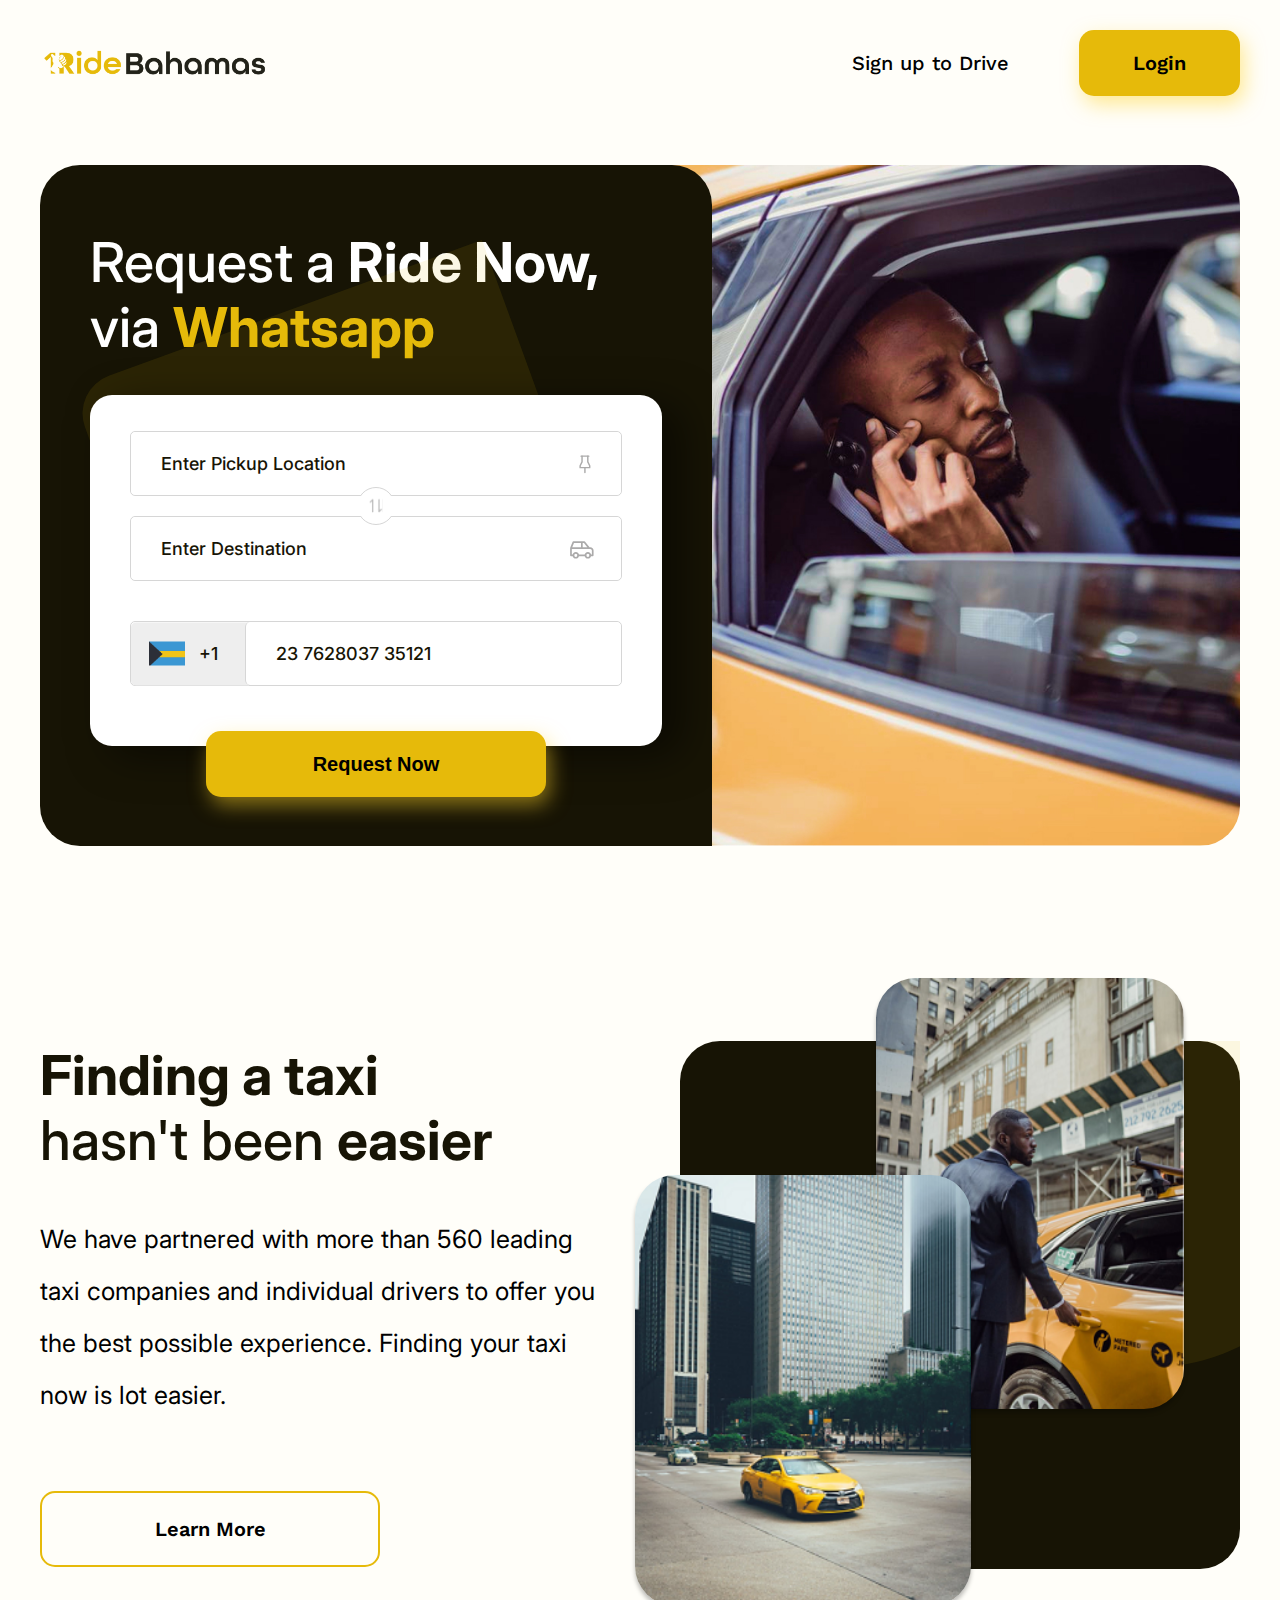
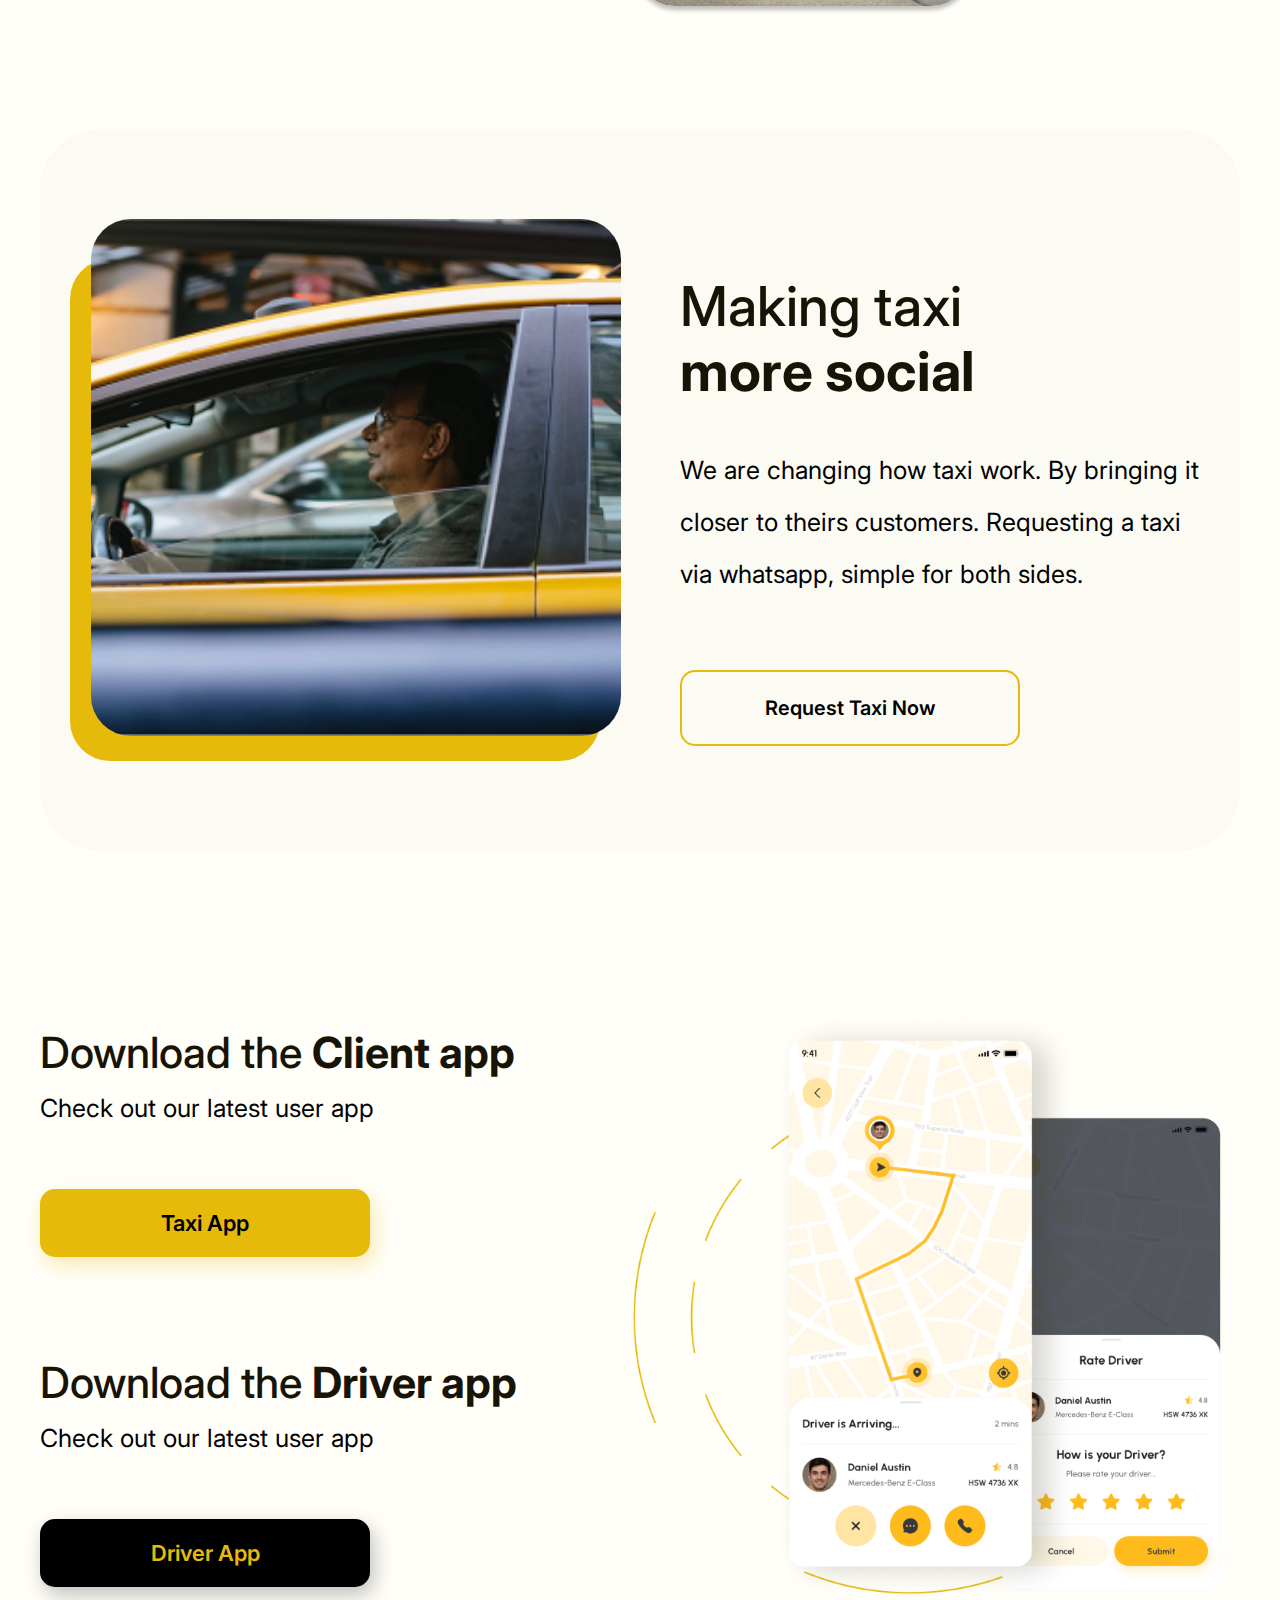
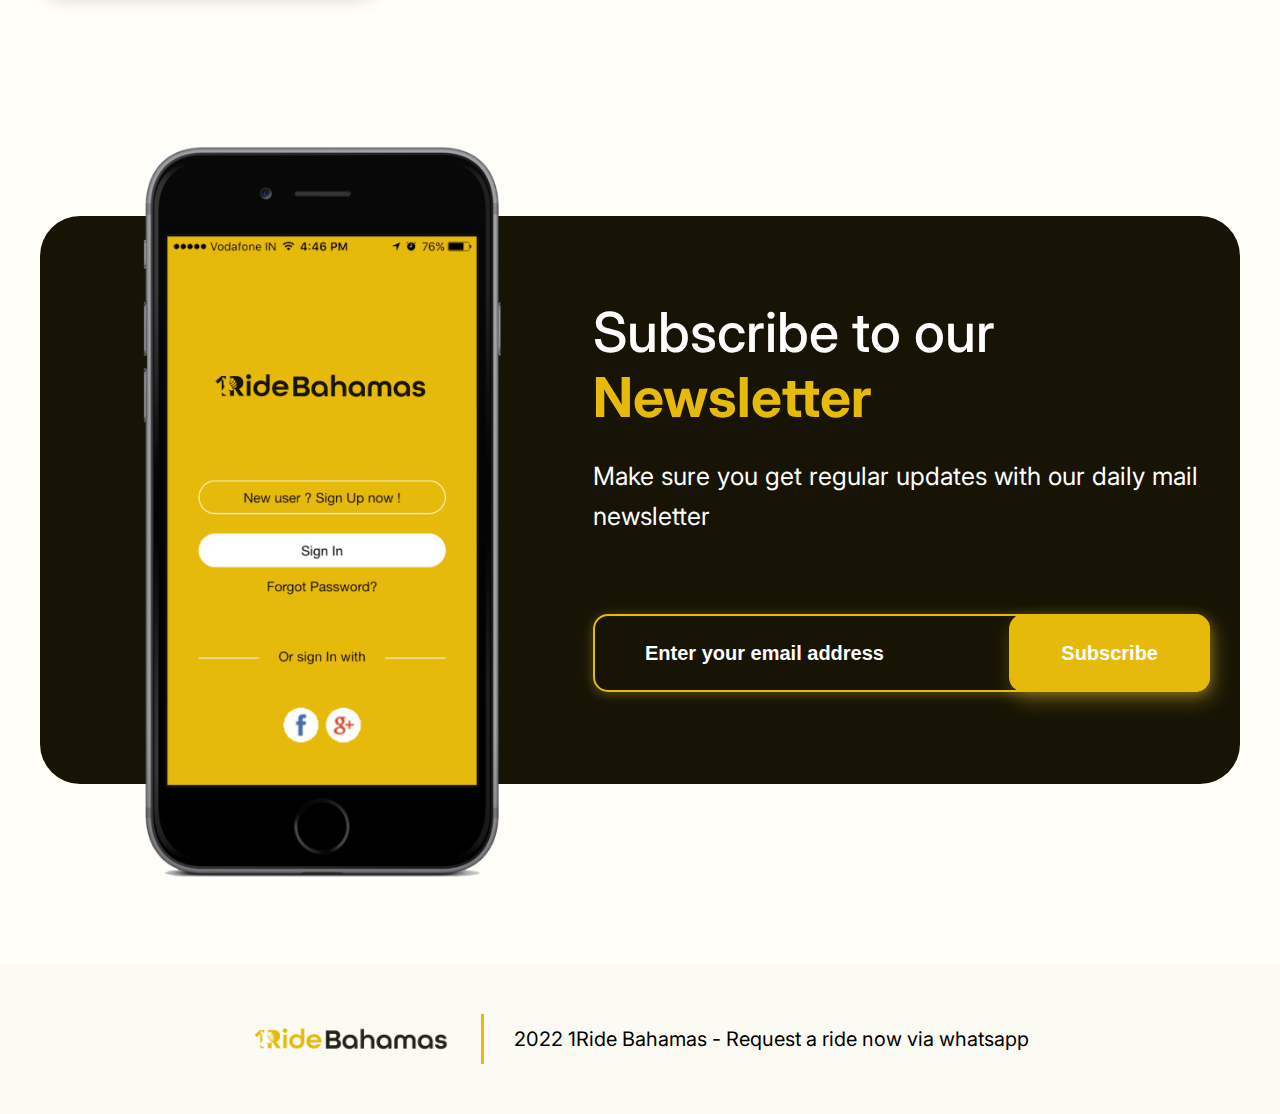
<file: index.html>
<!DOCTYPE html>
<html lang="en">
  <head>
    <meta charset="UTF-8" />
    <meta http-equiv="X-UA-Compatible" content="IE=edge" />
    <meta name="viewport" content="width=device-width, initial-scale=1.0" />
    <link rel="preconnect" href="https://fonts.googleapis.com" />
    <link rel="preconnect" href="https://fonts.gstatic.com" crossorigin />
    <link
      href="https://fonts.googleapis.com/css2?family=Inter:wght@400;500;600;700&family=Work+Sans:wght@500;600&display=swap"
      rel="stylesheet"
    />
    <link rel="stylesheet" href="css/main.css" />
    <title>Home</title>
  </head>
  <body>
    <!-- header start
    =========================================== -->
    <header class="header" id="header">
      <div class="auto__container">
        <div class="header__inner">
          <div class="header__inner-logo">
            <img src="./images/logo.png" alt="" />
          </div>
          <div class="header__inner-buttons">
            <a href="#"> Sign up to Drive </a>
            <a href="#" class="button primary"> Login </a>
          </div>
        </div>
      </div>
    </header>
    <!-- header end
    =========================================== -->
    <main>
      <!-- intro start
    =========================================== -->
      <section class="intro">
        <div class="auto__container">
          <div class="intro__inner">
            <div class="intro__inner-content">
              <h1>
                Request a <strong>Ride Now, <br></strong> via
                <strong>Whatsapp</strong>
              </h1>
              <form action="" class="intro__inner-form">
                <div class="intro__inner-form-inputs">
                  <div class="input">
                    <input type="text" placeholder="Enter Pickup Location" />
                    <span>
                      <img src="./images/icons/location.svg" alt="" />
                    </span>
                  </div>
                  <button type="button">
                    <img src="./images/icons/exchange.svg" alt="" />
                  </button>
                  <div class="input">
                    <input type="text" placeholder="Enter Destination" />
                    <span class="big">
                      <img src="./images/icons/destination.svg" alt="" />
                    </span>
                  </div>
                </div>
                <div class="input number">
                  <div class="input__country">
                    <div class="input__country-icon">
                      <img src="./images/bahamas.png" alt="" />
                    </div>
                    <span> +1 </span>
                  </div>
                  <input type="num" placeholder="23 7628037 35121" />
                </div>
                <button class="button primary" type="submit">
                  Request Now
                </button>
              </form>
            </div>
            <div class="intro__inner-image">
              <img src="./images/intro.jpg" alt="" />
            </div>
          </div>
        </div>
      </section>
      <!-- intro end
    =========================================== -->
      <!-- info start
    =========================================== -->
      <section class="info">
        <div class="auto__container">
          <div class="info__inner">
            <div class="info__inner-content">
              <h2>
                <strong>Finding a taxi</strong> <br> hasn't been
                <strong>easier</strong>
              </h2>
              <p>
                We have partnered with more than 560 leading taxi companies and
                individual drivers to offer you the best possible experience.
                Finding your taxi now is lot easier.
              </p>
              <a href="#" class="button secondary">
                Learn More
              </a>
            </div>
            <div class="info__inner-banner">
              <div class="info__inner-banner-wrapper">
              </div>
              <div class="info__inner-banner-image">
                <img src="./images/info-1.png" alt="">
              </div>
              <div class="info__inner-banner-image">
                <img src="./images/info-2.png" alt="">
              </div>
            </div>
          </div>
        </div>
      </section>
      <!-- info end
    =========================================== -->
      <!-- info start
    =========================================== -->
      <section class="info second">
        <div class="auto__container">
          <div class="info__inner">
            <div class="info__inner-content">
              <h2>
                Making taxi <br><strong>more social</strong>
              </h2>
              <p>
                We are changing how taxi work. By bringing it closer 
                to theirs customers. Requesting a taxi via whatsapp,
                simple for both sides. 
              </p>
              <a href="#" class="button secondary">
                Request Taxi Now
              </a>
            </div>
            <div class="info__inner-banner">
              <div class="info__inner-banner-image">
                <img src="./images/info-3.png" alt="">
              </div>
            </div>
          </div>
        </div>
      </section>
      <!-- info end
    =========================================== -->
    <!-- app start
    =========================================== -->
    <section class="app">
      <div class="auto__container">
        <div class="app__inner">
          <div class="app__inner-content">
            <div class="appItem">
              <h3>
                Download the
                <strong>
                  Client app
                </strong>
              </h3>
              <p>
                Check out our latest user app
              </p>
              <a href="#" class="button primary">
                Taxi App
              </a>
            </div>
            <div class="appItem">
              <h3>
                Download the
                <strong>
                  Driver app
                </strong>
              </h3>
              <p>
                Check out our latest user app
              </p>
              <a href="#" class="button uniq">
                Driver App
              </a>
            </div>
          </div>
          <div class="app__inner-banner">
            <div class="app__inner-banner-image">
              <img src="./images/app.png" alt="">
            </div>
          </div>
        </div>
      </div>
    </section>
    <!-- app end
    =========================================== -->
    <!-- reviews start
    =========================================== -->
    <section class="reviews"> 
      <div class="auto__container">
        <div class="reviews__inner">
          <div class="reviews__inner-banner">
            <div class="reviews__inner-banner-image">
              <img src="./images/reviews.png" alt="">
            </div>
          </div>
          <div class="reviews__inner-content">
            <h2 class="light">
              Subscribe to our 
              <strong>
                Newsletter
              </strong>
            </h2>
            <p>
              Make sure you get regular updates with our daily mail newsletter
            </p>
            <form>
              <input type="mailto" placeholder="Enter your email address">
              <button type="submit" class="button">Subscribe</button>
            </form>
          </div>
        </div>
      </div>
    </section>
    <!-- reviews end
    =========================================== -->
      <!-- footer start
    =========================================== -->
      <footer class="footer">
        <div class="auto__container">
          <div class="footer__inner">
            <div class="footer__inner-logo">
              <img src="./images/logo.png" alt="">
            </div>
            <hr>
            <p class="sm">
              2022 1Ride Bahamas - Request a ride now via whatsapp
            </p>
          </div>
        </div>
      </footer>
      <!-- footer end
    =========================================== -->
    </main>
    <!-- js
    =========================================== -->
    <script src="./js/main.js"></script>
  </body>
</html>
</file>
<file: css/main.css>
html, body {
  scroll-behavior: smooth;
}

*,
*::before,
*::after {
  margin: 0;
  padding: 0;
  border: none;
  outline: none;
  -webkit-box-sizing: border-box;
          box-sizing: border-box;
}

button {
  outline: none;
}

button:focus {
  outline: none;
}

input::-webkit-outer-spin-button,
input::-webkit-inner-spin-button {
  -webkit-appearance: none;
  margin: 0;
}

/* width */
::-webkit-scrollbar {
  width: 8px;
}

/* Track */
::-webkit-scrollbar-track {
  background: #fff;
}

/* Handle */
::-webkit-scrollbar-thumb {
  background: rgba(0, 0, 0, 0.2);
  border-radius: 10px;
}

/* Handle on hover */
::-webkit-scrollbar-thumb:hover {
  background: rgba(0, 0, 0, 0.3);
}

/*** 
====================================================================
Global Settings
====================================================================
   ***/
body {
  font-family: "Inter", sans-serif;
  font-size: 25px;
  color: #000;
  line-height: 52px;
  font-weight: 400;
  background: #fffef9;
}

a {
  text-decoration: none;
  opacity: 1;
  color: #fff;
  -webkit-transition: 0.3s ease;
  transition: 0.3s ease;
  cursor: pointer;
}
a:hover {
  opacity: 0.88;
}

ul li {
  list-style: none;
}

.auto__container {
  position: relative;
  max-width: 1720px;
  margin: 0 auto;
  padding: 0 40px;
}

h1 {
  font-weight: 500;
  font-size: 75px;
  line-height: 90px;
  color: #fff;
}
h1 strong {
  font-weight: 700;
}
h1 strong:last-of-type {
  color: #E6BA0A;
}

h2 {
  font-weight: 500;
  font-size: 75px;
  line-height: 90px;
  color: #171405;
}
h2 strong {
  font-weight: 700;
}
h2.light {
  color: #fff;
}
h2.light strong {
  color: #E6BA0A;
}

h3 {
  font-weight: 500;
  font-size: 55px;
  line-height: 66px;
  color: #171405;
}
h3 strong {
  font-weight: 700;
}

p.sm {
  font-size: 22px;
  line-height: 45px;
}

main {
  overflow: hidden;
  margin-top: 165px;
}

.button {
  display: -webkit-inline-box;
  display: -ms-inline-flexbox;
  display: inline-flex;
  -webkit-box-pack: center;
      -ms-flex-pack: center;
          justify-content: center;
  -webkit-box-align: center;
      -ms-flex-align: center;
          align-items: center;
  font-size: 20px;
  line-height: 24px;
  border-radius: 15px;
  -webkit-transition: 0.3s ease;
  transition: 0.3s ease;
  cursor: pointer;
}
.button:hover {
  opacity: 0.9;
}
.button.primary {
  padding: 21px 54px;
  color: #000;
  background-color: #E6BA0A;
  -webkit-box-shadow: 4px 8px 20px 0px #FFD52C80;
          box-shadow: 4px 8px 20px 0px #FFD52C80;
}
.button.secondary {
  font-weight: 600;
  padding: 24px 80px;
  color: #000;
  background-color: transparent;
  border: 2px solid #E6BA0A;
}
.button.uniq {
  padding: 24px 104px;
  color: #E6BA0A;
  background-color: #000;
  font-size: 22px;
  line-height: 26px;
  font-weight: 600;
  -webkit-box-shadow: 4px 8px 20px 0px #00000040;
          box-shadow: 4px 8px 20px 0px #00000040;
}

.input {
  width: 100%;
  border: 1px solid #D6D6D6;
  position: relative;
  border-radius: 5px;
  min-height: 65px;
  background-color: #fff;
}
.input.number input {
  width: calc(76% + 4px);
  left: unset;
  right: 0;
  border-left: 1px solid #D6D6D6;
  z-index: 5;
}
.input__country {
  position: absolute;
  top: 50%;
  left: 0;
  width: 24%;
  height: 100%;
  background-color: #eeeeee;
  z-index: 1;
  display: -webkit-box;
  display: -ms-flexbox;
  display: flex;
  -webkit-box-align: center;
      -ms-flex-align: center;
          align-items: center;
  border-top-left-radius: 5px;
  border-bottom-left-radius: 5px;
  padding: 15px 18px;
  font-size: 18px;
  line-height: 22px;
  font-weight: 500;
  color: #171405;
  -webkit-transform: translateY(-50%);
          transform: translateY(-50%);
  cursor: pointer;
  -webkit-transition: 0.2s ease;
  transition: 0.2s ease;
}
.input__country:hover {
  opacity: 0.8;
}
.input__country-icon {
  display: -webkit-box;
  display: -ms-flexbox;
  display: flex;
  -webkit-box-pack: center;
      -ms-flex-pack: center;
          justify-content: center;
  -webkit-box-align: center;
      -ms-flex-align: center;
          align-items: center;
  width: 36px;
  height: 36px;
  margin-right: 14px;
}
.input__country-icon img {
  width: 100%;
}
.input input {
  position: absolute;
  z-index: 2;
  top: 0;
  left: 0;
  width: 100%;
  height: 100%;
  padding: 20px 60px 20px 30px;
  font-family: "Inter", sans-serif;
  font-size: 18px;
  line-height: 22px;
  font-weight: 500;
  color: #171405;
  border-radius: 5px;
}
.input input::-webkit-input-placeholder {
  font-family: "Inter", sans-serif;
  font-size: 18px;
  line-height: 22px;
  font-weight: 500;
  color: #171405;
}
.input input::-moz-placeholder {
  font-family: "Inter", sans-serif;
  font-size: 18px;
  line-height: 22px;
  font-weight: 500;
  color: #171405;
}
.input input:-ms-input-placeholder {
  font-family: "Inter", sans-serif;
  font-size: 18px;
  line-height: 22px;
  font-weight: 500;
  color: #171405;
}
.input input::-ms-input-placeholder {
  font-family: "Inter", sans-serif;
  font-size: 18px;
  line-height: 22px;
  font-weight: 500;
  color: #171405;
}
.input input::placeholder {
  font-family: "Inter", sans-serif;
  font-size: 18px;
  line-height: 22px;
  font-weight: 500;
  color: #171405;
}
.input > span {
  width: 24px;
  height: 24px;
  display: -webkit-box;
  display: -ms-flexbox;
  display: flex;
  -webkit-box-pack: center;
      -ms-flex-pack: center;
          justify-content: center;
  -webkit-box-align: center;
      -ms-flex-align: center;
          align-items: center;
  position: absolute;
  z-index: 4;
  top: 50%;
  right: 24px;
  -webkit-transform: translateY(-50%);
          transform: translateY(-50%);
  -webkit-transition: 0.2s ease;
  transition: 0.2s ease;
  cursor: pointer;
}
.input > span:hover {
  opacity: 0.8;
}
.input > span.big {
  width: 30px;
  height: 30px;
}
.input > span img {
  width: 100%;
}

.header {
  position: absolute;
  top: 0;
  left: 0;
  width: 100%;
  z-index: 10;
}
.header.sticky {
  position: fixed;
  top: 0;
  left: 0;
  width: 100%;
  -webkit-animation-name: sticky;
          animation-name: sticky;
  -webkit-animation-duration: 0.4s;
          animation-duration: 0.4s;
  background-color: #fff;
  -webkit-box-shadow: 0px 8px 18px 0px #00000030;
          box-shadow: 0px 8px 18px 0px #00000030;
}
.header__inner {
  padding: 30px 0;
  display: -webkit-box;
  display: -ms-flexbox;
  display: flex;
  -webkit-box-pack: justify;
      -ms-flex-pack: justify;
          justify-content: space-between;
  -webkit-box-align: center;
      -ms-flex-align: center;
          align-items: center;
}
.header__inner-logo {
  display: -webkit-box;
  display: -ms-flexbox;
  display: flex;
  -webkit-box-pack: center;
      -ms-flex-pack: center;
          justify-content: center;
  -webkit-box-align: center;
      -ms-flex-align: center;
          align-items: center;
  width: 230px;
}
.header__inner-logo img {
  width: 100%;
}
.header__inner-buttons {
  display: -webkit-box;
  display: -ms-flexbox;
  display: flex;
  -webkit-box-align: center;
      -ms-flex-align: center;
          align-items: center;
}
.header__inner-buttons a {
  font-size: 20px;
  line-height: 24px;
  font-weight: 500;
  font-family: "Work Sans", sans-serif;
  color: #000;
}
.header__inner-buttons .button {
  margin-left: 70px;
  font-weight: 600;
}

@-webkit-keyframes sticky {
  0% {
    top: -60px;
    opacity: 0;
  }
  100% {
    top: 0;
    opacity: 1;
  }
}

@keyframes sticky {
  0% {
    top: -60px;
    opacity: 0;
  }
  100% {
    top: 0;
    opacity: 1;
  }
}
.footer {
  padding: 50px 0;
  background-color: #FBFAF3;
}
.footer__inner {
  display: -webkit-box;
  display: -ms-flexbox;
  display: flex;
  -webkit-box-pack: center;
      -ms-flex-pack: center;
          justify-content: center;
  -webkit-box-align: center;
      -ms-flex-align: center;
          align-items: center;
}
.footer__inner-logo {
  display: -webkit-box;
  display: -ms-flexbox;
  display: flex;
  -webkit-box-pack: center;
      -ms-flex-pack: center;
          justify-content: center;
  -webkit-box-align: center;
      -ms-flex-align: center;
          align-items: center;
  width: 230px;
}
.footer__inner-logo img {
  width: 100%;
}
.footer__inner hr {
  width: 3.5px;
  height: 50px;
  margin: 0 38px;
  background-color: #E6BA0A;
}
.footer__inner p {
  font-weight: 400;
  color: #000;
}

.intro {
  padding-bottom: 35px;
}
.intro__inner {
  display: -webkit-box;
  display: -ms-flexbox;
  display: flex;
  -webkit-box-pack: justify;
      -ms-flex-pack: justify;
          justify-content: space-between;
}
.intro__inner-content {
  width: 56%;
  border-radius: 40px;
  border-bottom-right-radius: 0;
  background-color: #171405;
  position: relative;
  z-index: 3;
  padding: 95px 35px 120px 80px;
  max-width: 918px;
}
.intro__inner-content::before {
  content: "";
  position: absolute;
  top: 50%;
  left: 12%;
  width: 65%;
  height: 54%;
  max-width: 594px;
  max-height: 444px;
  border-radius: 40px;
  border-top-right-radius: 0;
  background-color: #E6BA0A;
  opacity: 0.1;
  -webkit-transform: translateY(-55%) rotate(-20deg);
          transform: translateY(-55%) rotate(-20deg);
}
.intro__inner-form {
  background-color: #fff;
  border-radius: 22px;
  -webkit-box-shadow: 20px 10px 40px 0px #00000080;
          box-shadow: 20px 10px 40px 0px #00000080;
  padding: 46px 70px 75px;
  position: relative;
  max-width: 620px;
  display: -webkit-box;
  display: -ms-flexbox;
  display: flex;
  -webkit-box-orient: vertical;
  -webkit-box-direction: normal;
      -ms-flex-direction: column;
          flex-direction: column;
}
.intro__inner-form-inputs {
  position: relative;
  margin-bottom: 40px;
}
.intro__inner-form-inputs button {
  position: absolute;
  top: 50%;
  left: 50%;
  width: 38px;
  height: 38px;
  border: 1px solid #D6D6D6;
  border-radius: 50%;
  display: -webkit-box;
  display: -ms-flexbox;
  display: flex;
  -webkit-box-pack: center;
      -ms-flex-pack: center;
          justify-content: center;
  -webkit-box-align: center;
      -ms-flex-align: center;
          align-items: center;
  z-index: 6;
  -webkit-transform: translate(-50%, -50%);
          transform: translate(-50%, -50%);
  background-color: #fff;
  -webkit-transition: 0.2s ease;
  transition: 0.2s ease;
  cursor: pointer;
}
.intro__inner-form-inputs button::before {
  content: "";
  position: absolute;
  top: 50;
  left: -2px;
  width: calc(100% + 4px);
  background-color: #fff;
  z-index: 1;
  height: 20px;
}
.intro__inner-form-inputs button img {
  width: 14px;
  height: 16px;
  position: relative;
  z-index: 3;
}
.intro__inner-form-inputs .input:last-child {
  margin-bottom: 0;
}
.intro__inner-form .button {
  position: absolute;
  width: 70%;
  max-width: 340px;
  left: 50%;
  top: calc(100% - 15px);
  -webkit-transform: translateX(-50%);
          transform: translateX(-50%);
  font-weight: 700;
}
.intro__inner-form .input {
  margin-bottom: 20px;
}
.intro__inner-form .input.number {
  margin-bottom: 0;
}
.intro__inner-image {
  display: -webkit-box;
  display: -ms-flexbox;
  display: flex;
  -webkit-box-pack: center;
      -ms-flex-pack: center;
          justify-content: center;
  -webkit-box-align: center;
      -ms-flex-align: center;
          align-items: center;
  width: 48%;
  margin-left: -4%;
  border-radius: 40px;
}
.intro__inner-image img {
  width: 100%;
  height: 100%;
  object-fit: cover;
  -o-object-fit: cover;
  border-top-right-radius: 40px;
  border-bottom-right-radius: 40px;
}
.intro__inner h1 {
  margin-bottom: 50px;
}

.info {
  padding: 200px 0;
}
.info.second {
  padding: 0;
}
.info.second .info__inner {
  background-color: #FBFAF3;
  border-radius: 60px;
  padding: 145px 116px 106px 45px;
}
.info.second .info__inner-content {
  -webkit-box-ordinal-group: 3;
      -ms-flex-order: 2;
          order: 2;
  max-width: 630px;
}
.info.second .info__inner-banner {
  background-color: #E6BA0A;
  max-width: 675px;
}
.info.second .info__inner-banner-image:nth-child(n) {
  width: 100%;
  height: 103%;
  bottom: unset;
  left: unset;
  top: -8%;
  right: -4%;
  -webkit-box-shadow: unset;
          box-shadow: unset;
  padding-bottom: unset;
  max-width: unset;
}
.info.second .info__inner h2 {
  max-width: 432px;
}
.info.second .info__inner .button {
  font-family: "Inter", sans-serif;
  background-color: transparent;
}
.info__inner {
  display: -webkit-box;
  display: -ms-flexbox;
  display: flex;
  -webkit-box-pack: justify;
      -ms-flex-pack: justify;
          justify-content: space-between;
  -webkit-box-align: center;
      -ms-flex-align: center;
          align-items: center;
}
.info__inner-content {
  width: calc(50% - 40px);
  max-width: 760px;
}
.info__inner-banner {
  width: calc(50% - 40px);
  max-width: 716px;
  background-color: #171405;
  border-radius: 40px;
  padding-bottom: 44%;
  position: relative;
}
.info__inner-banner-wrapper {
  position: absolute;
  width: 100%;
  height: 100%;
  z-index: 1;
  overflow: hidden;
  pointer-events: none;
}
.info__inner-banner-wrapper::before {
  position: absolute;
  content: "";
  width: 74%;
  height: 74%;
  max-width: 532px;
  border-radius: 50%;
  opacity: 0.1;
  top: -12%;
  right: -20%;
  background-color: #E6BA0A;
}
.info__inner-banner-image {
  position: absolute;
  bottom: -7%;
  left: -8%;
  width: 60%;
  padding-bottom: 77%;
  display: -webkit-box;
  display: -ms-flexbox;
  display: flex;
  -webkit-box-pack: center;
      -ms-flex-pack: center;
          justify-content: center;
  -webkit-box-align: center;
      -ms-flex-align: center;
          align-items: center;
  -webkit-box-shadow: 0px 4px 4px 0px #00000040;
          box-shadow: 0px 4px 4px 0px #00000040;
  max-width: 425px;
  border-radius: 40px;
  z-index: 3;
}
.info__inner-banner-image:last-child {
  bottom: unset;
  top: -12%;
  left: unset;
  right: 10%;
  width: 55%;
  max-width: 392px;
  z-index: 2;
}
.info__inner-banner-image img {
  position: absolute;
  top: 0;
  left: 0;
  width: 100%;
  height: 100%;
  -o-object-fit: cover;
     object-fit: cover;
  border-radius: 40px;
}
.info__inner h2 {
  margin-bottom: 40px;
}
.info__inner p {
  margin-bottom: 70px;
}
.info__inner .button {
  width: 100%;
  max-width: 340px;
  font-family: "Work Sans", sans-serif;
}

.app__inner {
  padding: 162px 0 105px;
  display: -webkit-box;
  display: -ms-flexbox;
  display: flex;
  -webkit-box-pack: justify;
      -ms-flex-pack: justify;
          justify-content: space-between;
  -webkit-box-align: center;
      -ms-flex-align: center;
          align-items: center;
}
.app__inner-content {
  width: calc(45% - 5px);
}
.app__inner-content h3 {
  margin-bottom: 13px;
}
.app__inner-content h3 strong {
  white-space: nowrap;
}
.app__inner-content p {
  margin-bottom: 76px;
}
.app__inner-banner {
  width: calc(55% - 5px);
  max-width: 766px;
}
.app__inner-banner-image {
  position: relative;
  padding-bottom: 94%;
}
.app__inner-banner-image img {
  width: 100%;
  height: 100%;
  position: absolute;
  top: 0;
  left: 0;
  -o-object-fit: contain;
     object-fit: contain;
}
.appItem {
  margin-bottom: 100px;
}
.appItem:last-child {
  margin-bottom: 0;
}
.app .button.primary {
  font-size: 22px;
  line-height: 26px;
  font-weight: 600;
  -webkit-box-shadow: 4px 8px 20px rgba(230, 186, 10, 0.3);
          box-shadow: 4px 8px 20px rgba(230, 186, 10, 0.3);
  padding: 21px 30px;
  width: 100%;
  max-width: 330px;
}
.app .button.uniq {
  padding: 21px 30px;
  width: 100%;
  max-width: 330px;
}

.reviews {
  padding: 110px 0 180px;
}
.reviews__inner {
  display: -webkit-box;
  display: -ms-flexbox;
  display: flex;
  -webkit-box-align: center;
      -ms-flex-align: center;
          align-items: center;
  -webkit-box-pack: justify;
      -ms-flex-pack: justify;
          justify-content: space-between;
  position: relative;
  background-color: #171405;
  border-radius: 40px;
  padding: 84px 30px 92px;
}
.reviews__inner h2 {
  margin-bottom: 26px;
}
.reviews__inner p {
  color: #fff;
  margin-bottom: 78px;
  line-height: 40px;
}
.reviews__inner-content {
  width: calc(55% - 10px);
}
.reviews__inner-banner {
  width: calc(45% - 10px);
}
.reviews__inner-banner-image {
  padding-bottom: 56%;
  margin: 0 auto;
  position: relative;
}
.reviews__inner-banner-image img {
  width: 100%;
  height: 210%;
  position: absolute;
  left: 0;
  top: 56%;
  -webkit-transform: translateY(-50%);
          transform: translateY(-50%);
  -o-object-fit: contain;
     object-fit: contain;
  min-height: 750px;
}
.reviews__inner form {
  width: 100%;
  max-width: 690px;
  border: 2px solid #E6BA0A;
  -webkit-box-shadow: 0px 2px 12px 0px #FFD52C4D;
          box-shadow: 0px 2px 12px 0px #FFD52C4D;
  border-radius: 15px;
  display: -webkit-box;
  display: -ms-flexbox;
  display: flex;
  -webkit-box-align: center;
      -ms-flex-align: center;
          align-items: center;
  -webkit-box-pack: justify;
      -ms-flex-pack: justify;
          justify-content: space-between;
  position: relative;
}
.reviews__inner form input {
  width: 100%;
  padding: 25px 220px 25px 50px;
  background-color: unset;
  font-weight: 600;
  color: #fff;
  line-height: 24px;
  font-size: 20px;
}
.reviews__inner form input::-webkit-input-placeholder {
  font-weight: 600;
  color: #fff;
  line-height: 24px;
  font-size: 20px;
}
.reviews__inner form input::-moz-placeholder {
  font-weight: 600;
  color: #fff;
  line-height: 24px;
  font-size: 20px;
}
.reviews__inner form input:-ms-input-placeholder {
  font-weight: 600;
  color: #fff;
  line-height: 24px;
  font-size: 20px;
}
.reviews__inner form input::-ms-input-placeholder {
  font-weight: 600;
  color: #fff;
  line-height: 24px;
  font-size: 20px;
}
.reviews__inner form input::placeholder {
  font-weight: 600;
  color: #fff;
  line-height: 24px;
  font-size: 20px;
}
.reviews__inner form .button {
  background-color: #E6BA0A;
  -webkit-box-shadow: 4px 8px 20px rgba(255, 213, 44, 0.3);
          box-shadow: 4px 8px 20px rgba(255, 213, 44, 0.3);
  font-weight: 600;
  font-size: 20px;
  line-height: 24px;
  padding: 25px 52px;
  border-radius: 15px;
  position: absolute;
  top: 50%;
  right: -2px;
  -webkit-transform: translateY(-50%);
          transform: translateY(-50%);
  height: calc(100% + 4px);
  color: #fff;
}
.reviews__inner form .button:hover {
  opacity: 0.9;
}

@media (max-width: 1560px) {
  .intro__inner-content {
    padding: 65px 50px 100px 50px;
  }
  .intro__inner h1 {
    margin-bottom: 35px;
  }

  .app__inner-content {
    width: calc(45% - 10px);
  }
  .app__inner-banner {
    width: calc(55% - 10px);
  }

  h1,
h2 {
    font-size: 65px;
    line-height: 80px;
  }

  h3 {
    font-size: 50px;
    line-height: 60px;
  }
}
@media (max-width: 1450px) {
  h1,
h2 {
    font-size: 60px;
    line-height: 75px;
  }

  h3 {
    font-size: 45px;
    line-height: 55px;
  }
}
@media (max-width: 1380px) {
  h1,
h2 {
    font-size: 55px;
    line-height: 65px;
  }

  h3 {
    font-size: 43px;
    line-height: 50px;
  }

  p.sm {
    font-size: 20px;
    line-height: 32px;
  }

  .intro__inner-form {
    padding: 36px 40px 60px;
  }

  .info {
    padding: 160px 0;
  }
  .info.second .info__inner {
    padding: 130px 30px 90px 30px;
  }

  .app__inner-content {
    width: calc(47% - 10px);
  }
  .app__inner-banner {
    width: calc(53% - 10px);
  }
  .app__inner h3 {
    margin-bottom: 5px;
  }
  .app__inner p {
    margin-bottom: 55px;
  }

  .footer__inner-logo {
    width: 200px;
  }
  .footer__inner hr {
    margin: 0 30px;
  }
}
@media (max-width: 1250px) {
  main {
    margin-top: 140px;
  }

  h1,
h2 {
    font-size: 50px;
    line-height: 60px;
  }

  h3 {
    font-size: 40px;
    line-height: 48px;
  }

  .header__inner-logo {
    width: 200px;
  }
  .header__inner-buttons a {
    font-size: 18px;
    line-height: 22px;
  }
  .header__inner-buttons .button {
    margin-left: 50px;
    padding: 15px 40px;
  }

  .intro__inner-content {
    padding: 40px 40px 90px 40px;
  }

  .app__inner {
    padding: 140px 0 90px;
  }
  .app__inner-content {
    width: calc(50% - 10px);
  }
  .app__inner-banner {
    width: calc(50% - 10px);
  }
  .app__inner h3 {
    margin-bottom: 5px;
  }
  .app__inner p {
    margin-bottom: 55px;
  }

  .reviews__inner {
    padding: 74px 30px 82px;
  }
  .reviews__inner-banner-image img {
    min-height: 700px;
  }
  .reviews__inner form .button {
    padding: 22px 45px;
  }
  .reviews__inner form input {
    padding: 22px 25px 22px 40px;
  }
  .reviews__inner p {
    font-size: 23px;
    line-height: 36px;
  }
}
@media (max-width: 1180px) {
  h1,
h2 {
    font-size: 46px;
    line-height: 56px;
  }

  h3 {
    font-size: 37px;
    line-height: 45px;
  }

  p {
    font-size: 22px;
    line-height: 45px;
  }

  .auto__container {
    padding: 0 30px;
  }

  .intro__inner-form {
    padding: 30px 20px 50px;
  }
  .intro__inner-form-inputs {
    margin-bottom: 30px;
  }
  .intro__inner-form .button {
    width: 60%;
    padding: 16px 40px;
  }

  .info {
    padding: 120px 0;
  }
  .info.second .info__inner {
    padding: 90px 30px 70px;
  }
  .info.second .info__inner-content {
    width: calc(50% - 25px);
  }
  .info.second .info__inner-banner {
    width: calc(50% - 25px);
  }
  .info__inner-content {
    width: calc(50% - 30px);
  }
  .info__inner-banner {
    width: calc(50% - 30px);
  }
  .info__inner h2 {
    margin-bottom: 30px;
  }
  .info__inner p {
    margin-bottom: 50px;
  }

  .app__inner {
    padding: 130px 0 80px;
  }
  .app__inner h3 {
    margin-bottom: 10px;
  }
  .app__inner p {
    margin-bottom: 45px;
    font-size: 23px;
    line-height: 28px;
  }
  .app__inner .button.primary {
    max-width: 300px;
    font-size: 21px;
    line-height: 27px;
  }
  .app__inner .button.uniq {
    max-width: 300px;
    font-size: 21px;
    line-height: 27px;
  }
  .appItem {
    margin-bottom: 70px;
  }

  .reviews__inner-banner-image img {
    min-height: 650px;
  }
  .reviews__inner form .button {
    padding: 20px 35px;
    font-size: 18px;
    line-height: 24px;
  }
  .reviews__inner form input {
    padding: 20px 180px 20px 30px;
    font-size: 18px;
    line-height: 24px;
  }
  .reviews__inner form input::-webkit-input-placeholder {
    font-size: 18px;
    line-height: 24px;
  }
  .reviews__inner form input::-moz-placeholder {
    font-size: 18px;
    line-height: 24px;
  }
  .reviews__inner form input:-ms-input-placeholder {
    font-size: 18px;
    line-height: 24px;
  }
  .reviews__inner form input::-ms-input-placeholder {
    font-size: 18px;
    line-height: 24px;
  }
  .reviews__inner form input::placeholder {
    font-size: 18px;
    line-height: 24px;
  }
  .reviews__inner p {
    font-size: 20px;
    line-height: 30px;
  }
}
@media (max-width: 1024px) {
  ::-webkit-scrollbar {
    display: none;
  }

  h1,
h2 {
    font-size: 40px;
    line-height: 50px;
  }

  h3 {
    font-size: 35px;
    line-height: 40px;
  }

  p {
    font-size: 20px;
    line-height: 38px;
  }
  p.sm {
    font-size: 16px;
    line-height: 24px;
  }

  main {
    margin-top: 110px;
  }

  .header__inner {
    padding: 20px 0;
  }
  .header__inner-logo {
    width: 180px;
  }
  .header__inner-buttons a {
    font-size: 16px;
    line-height: 19px;
  }
  .header__inner-buttons .button {
    margin-left: 30px;
    padding: 12px 30px;
  }

  .intro__inner-content {
    padding: 20px 25px 55px 25px;
    border-radius: 30px;
    border-bottom-right-radius: 0;
  }
  .intro__inner-form {
    padding: 18px 18px 35px;
    border-radius: 14px;
  }
  .intro__inner-form-inputs {
    margin-bottom: 18px;
  }
  .intro__inner-form-inputs button {
    width: 32px;
    height: 32px;
  }
  .intro__inner-form-inputs button::before {
    height: 14px;
  }
  .intro__inner-form .button {
    width: 50%;
    font-size: 17px;
    line-height: 20px;
    padding: 14px 20px;
  }
  .intro__inner-image img {
    border-top-right-radius: 30px;
    border-bottom-right-radius: 30px;
  }
  .intro__inner h1 {
    margin-bottom: 20px;
  }
  .intro__inner .input {
    min-height: 55px;
    margin-bottom: 14px;
  }
  .intro__inner .input.number input {
    width: calc(74% + 4px);
  }
  .intro__inner .input input {
    padding: 17px 40px 17px 20px;
  }
  .intro__inner .input > span {
    right: 14px;
  }
  .intro__inner .input__country {
    padding: 15px 10px 15px 12px;
    width: 26%;
  }
  .intro__inner .input__country-icon {
    margin-right: 9px;
  }

  .info {
    padding: 90px 0;
  }
  .info__inner-content {
    width: calc(50% - 25px);
  }
  .info__inner-banner {
    width: calc(50% - 25px);
    border-radius: 30px;
  }
  .info__inner-banner-image {
    border-radius: 30px;
    left: -6%;
  }
  .info__inner-banner-image:last-child {
    right: 6%;
  }
  .info__inner-banner-image img {
    border-radius: 30px;
  }
  .info__inner h2 {
    margin-bottom: 20px;
  }
  .info__inner p {
    margin-bottom: 30px;
  }
  .info__inner .button {
    width: 100%;
    max-width: 300px;
    padding: 18px 40px;
  }

  .app__inner {
    padding: 120px 0 70px;
  }
  .app__inner p {
    margin-bottom: 30px;
    font-size: 21px;
    line-height: 27px;
  }
  .app__inner .button.primary {
    max-width: 270px;
    font-size: 20px;
    line-height: 25px;
    padding: 18px 25px;
  }
  .app__inner .button.uniq {
    max-width: 270px;
    font-size: 20px;
    line-height: 25px;
    padding: 18px 25px;
  }
  .appItem {
    margin-bottom: 70px;
  }

  .reviews__inner-banner-image img {
    min-height: 600px;
  }
  .reviews__inner form .button {
    padding: 18px 30px;
    font-size: 16px;
    line-height: 22px;
  }
  .reviews__inner form input {
    padding: 18px 150px 18px 20px;
    font-size: 16px;
    line-height: 22px;
  }
  .reviews__inner form input::-webkit-input-placeholder {
    font-size: 16px;
    line-height: 22px;
  }
  .reviews__inner form input::-moz-placeholder {
    font-size: 16px;
    line-height: 22px;
  }
  .reviews__inner form input:-ms-input-placeholder {
    font-size: 16px;
    line-height: 22px;
  }
  .reviews__inner form input::-ms-input-placeholder {
    font-size: 16px;
    line-height: 22px;
  }
  .reviews__inner form input::placeholder {
    font-size: 16px;
    line-height: 22px;
  }
  .reviews__inner p {
    font-size: 20px;
    line-height: 30px;
    margin-bottom: 60px;
  }

  .footer {
    padding: 35px 0;
  }
  .footer__inner-logo {
    width: 170px;
  }
  .footer__inner hr {
    margin: 0 15px;
    height: 42px;
    width: 2.5px;
  }
}
@media (max-width: 930px) {
  h1,
h2 {
    font-size: 35px;
    line-height: 45px;
  }

  h3 {
    font-size: 30px;
    line-height: 38px;
  }

  p {
    font-size: 18px;
    line-height: 34px;
  }

  .button {
    border-radius: 10px;
  }

  .intro__inner-content {
    padding: 18px 20px 50px;
  }
  .intro__inner-form {
    padding: 15px 15px 28px;
  }
  .intro__inner-form-inputs {
    margin-bottom: 14px;
  }
  .intro__inner-form .button {
    font-size: 15px;
    line-height: 17px;
    padding: 12px 10px;
  }
  .intro__inner .input {
    min-height: 48px;
  }
  .intro__inner .input > span {
    width: 22px;
    height: 22px;
  }
  .intro__inner .input > span.big {
    width: 25px;
    height: 25px;
  }
  .intro__inner h1 {
    margin-bottom: 15px;
  }

  .info {
    padding: 70px 0;
  }
  .info.second .info__inner {
    padding: 70px 20px 40px;
    border-radius: 50px;
  }
  .info.second .info__inner-content {
    width: calc(50% - 20px);
  }
  .info.second .info__inner-banner {
    width: calc(50% - 20px);
  }
  .info__inner h2 {
    margin-bottom: 10px;
  }
  .info__inner p {
    margin-bottom: 20px;
  }
  .info__inner .button {
    padding: 13px 25px;
    max-width: 250px;
    font-size: 18px;
    line-height: 21px;
  }

  .app__inner {
    padding: 100px 0 60px;
  }
  .app__inner p {
    margin-bottom: 25px;
    font-size: 20px;
    line-height: 27px;
  }
  .app__inner .button.primary {
    max-width: 250px;
    font-size: 18px;
    line-height: 22px;
  }
  .app__inner .button.uniq {
    max-width: 250px;
    font-size: 18px;
    line-height: 22px;
  }
  .appItem {
    margin-bottom: 70px;
  }

  .reviews__inner {
    padding: 64px 20px 72px;
  }
  .reviews__inner-banner-image img {
    min-height: 550px;
  }
  .reviews__inner form {
    border-radius: 10px;
  }
  .reviews__inner form .button {
    padding: 18px 30px;
    font-size: 16px;
    line-height: 22px;
    border-radius: 10px;
  }
  .reviews__inner form input {
    padding: 18px 150px 18px 20px;
    font-size: 16px;
    line-height: 22px;
  }
  .reviews__inner form input::-webkit-input-placeholder {
    font-size: 16px;
    line-height: 22px;
  }
  .reviews__inner form input::-moz-placeholder {
    font-size: 16px;
    line-height: 22px;
  }
  .reviews__inner form input:-ms-input-placeholder {
    font-size: 16px;
    line-height: 22px;
  }
  .reviews__inner form input::-ms-input-placeholder {
    font-size: 16px;
    line-height: 22px;
  }
  .reviews__inner form input::placeholder {
    font-size: 16px;
    line-height: 22px;
  }
  .reviews__inner p {
    font-size: 20px;
    line-height: 30px;
    margin-bottom: 60px;
  }
}
@media (max-width: 840px) {
  h3 {
    font-size: 27px;
    line-height: 34px;
  }

  .app__inner {
    padding: 80px 0 50px;
  }
  .app__inner p {
    margin-bottom: 25px;
    font-size: 18px;
    line-height: 24px;
  }
  .app__inner .button.primary {
    max-width: 250px;
    font-size: 18px;
    line-height: 22px;
  }
  .app__inner .button.uniq {
    max-width: 250px;
    font-size: 18px;
    line-height: 22px;
  }
  .appItem {
    margin-bottom: 70px;
  }

  .reviews__inner {
    padding: 54px 20px 62px;
  }
  .reviews__inner-banner-image img {
    min-height: 530px;
  }
  .reviews__inner form .button {
    padding: 16px 25px;
    font-size: 15px;
    line-height: 20px;
  }
  .reviews__inner form input {
    padding: 16px 135px 16px 20px;
    font-size: 15px;
    line-height: 20px;
  }
  .reviews__inner form input::-webkit-input-placeholder {
    font-size: 15px;
    line-height: 20px;
  }
  .reviews__inner form input::-moz-placeholder {
    font-size: 15px;
    line-height: 20px;
  }
  .reviews__inner form input:-ms-input-placeholder {
    font-size: 15px;
    line-height: 20px;
  }
  .reviews__inner form input::-ms-input-placeholder {
    font-size: 15px;
    line-height: 20px;
  }
  .reviews__inner form input::placeholder {
    font-size: 15px;
    line-height: 20px;
  }
  .reviews__inner p {
    font-size: 18px;
    line-height: 26px;
    margin-bottom: 45px;
  }
}
@media (max-width: 750px) {
  .auto__container {
    padding: 0 20px;
  }

  h1,
h2 {
    font-size: 30px;
    line-height: 40px;
  }

  h3 {
    font-size: 25px;
    line-height: 31px;
  }

  .header__inner-logo {
    width: 160px;
  }
  .header__inner-buttons a {
    font-size: 14px;
    line-height: 16px;
  }
  .header__inner-buttons .button {
    margin-left: 20px;
    padding: 9px 26px;
    border-radius: 10px;
  }

  .intro__inner-content {
    width: 60%;
  }
  .intro__inner-image {
    width: 44%;
  }

  .info.second .info__inner {
    padding: 80px 30px 40px;
    -webkit-box-align: start;
        -ms-flex-align: start;
            align-items: flex-start;
    border-radius: 40px;
  }
  .info.second .info__inner-content {
    width: 100%;
    max-width: unset;
  }
  .info.second .info__inner-banner {
    width: 96%;
    max-width: unset;
    margin-bottom: 30px;
  }
  .info__inner {
    -webkit-box-orient: vertical;
    -webkit-box-direction: normal;
        -ms-flex-direction: column;
            flex-direction: column;
  }
  .info__inner-content {
    width: 95%;
    max-width: unset;
  }
  .info__inner-banner {
    width: 95%;
    max-width: unset;
    -webkit-box-ordinal-group: 0;
        -ms-flex-order: -1;
            order: -1;
    padding-bottom: 96%;
    margin-bottom: 80px;
  }
  .info__inner-banner-image {
    left: -4%;
    bottom: -5%;
  }
  .info__inner-banner-image:last-child {
    right: 4%;
    top: -6%;
  }

  .app__inner {
    -ms-flex-wrap: wrap;
        flex-wrap: wrap;
  }
  .app__inner-banner {
    width: 100%;
    -webkit-box-ordinal-group: 0;
        -ms-flex-order: -1;
            order: -1;
    max-width: 550px;
    margin: 0 auto 40px;
  }
  .app__inner-content {
    width: 100%;
    display: -webkit-box;
    display: -ms-flexbox;
    display: flex;
    -webkit-box-pack: justify;
        -ms-flex-pack: justify;
            justify-content: space-between;
    -webkit-box-align: center;
        -ms-flex-align: center;
            align-items: center;
  }
  .app__inner p {
    font-size: 16px;
    line-height: 22px;
  }
  .app__inner h3 strong {
    display: block;
  }
  .appItem {
    width: calc(50% - 10px);
    margin-bottom: 0;
    text-align: center;
  }

  .reviews {
    padding: 35% 0 100px;
  }
  .reviews__inner {
    -ms-flex-wrap: wrap;
        flex-wrap: wrap;
    padding: 0 20px 30px;
    border-radius: 30px;
  }
  .reviews__inner-banner {
    width: 100%;
    margin-bottom: 40px;
  }
  .reviews__inner-banner-image {
    max-width: 280px;
    padding-bottom: 45%;
  }
  .reviews__inner-banner-image img {
    -webkit-transform: unset;
            transform: unset;
    top: unset;
    bottom: 0;
    min-height: unset;
    height: 175%;
  }
  .reviews__inner-content {
    width: 100%;
    max-width: 500px;
    margin: 0 auto;
    text-align: center;
  }
}
@media (max-width: 650px) {
  .intro__inner {
    -webkit-box-orient: vertical;
    -webkit-box-direction: normal;
        -ms-flex-direction: column;
            flex-direction: column;
  }
  .intro__inner-content {
    width: 100%;
    max-width: unset;
    border-radius: 20px;
    padding: 30px 40px 60px;
  }
  .intro__inner-form {
    padding: 25px 25px 35px;
  }
  .intro__inner-image {
    width: 100%;
    max-width: unset;
    -webkit-box-ordinal-group: 0;
        -ms-flex-order: -1;
            order: -1;
    margin: 0 0 20px 0;
    border-radius: 20px;
  }
  .intro__inner-image img {
    border-radius: 20px;
    max-height: 400px;
  }
  .intro__inner .input__country {
    max-width: unset;
    font-size: 16px;
    line-height: 18px;
  }
  .intro__inner .input input {
    font-size: 16px;
    line-height: 18px;
  }
  .intro__inner .input input::-webkit-input-placeholder {
    font-size: 16px;
    line-height: 18px;
  }
  .intro__inner .input input::-moz-placeholder {
    font-size: 16px;
    line-height: 18px;
  }
  .intro__inner .input input:-ms-input-placeholder {
    font-size: 16px;
    line-height: 18px;
  }
  .intro__inner .input input::-ms-input-placeholder {
    font-size: 16px;
    line-height: 18px;
  }
  .intro__inner .input input::placeholder {
    font-size: 16px;
    line-height: 18px;
  }

  .info {
    padding: 60px 0 40px;
  }
  .info__inner-banner {
    border-radius: 20px;
    margin-bottom: 60px;
  }
  .info__inner-banner-image img {
    border-radius: 20px;
  }
}
@media (max-width: 540px) {
  p {
    font-size: 16px;
    line-height: 30px;
  }
  p.sm {
    font-size: 14px;
    line-height: 22px;
  }

  main {
    margin-top: 80px;
  }

  .header__inner-logo {
    width: 120px;
  }
  .header__inner-buttons a {
    font-size: 12px;
    line-height: 14px;
  }
  .header__inner-buttons .button {
    margin-left: 10px;
    padding: 8px 20px;
  }

  .intro {
    padding: 0;
  }
  .intro__inner-content {
    padding: 18px 20px 50px;
  }
  .intro__inner-form {
    padding: 15px 15px 30px;
  }
  .intro__inner-image {
    margin-bottom: 12px;
  }
  .intro__inner-image img {
    max-height: 300px;
  }

  .info.second .info__inner {
    padding: 50px 20px 30px;
    border-radius: 30px;
  }
  .info.second .info__inner-banner {
    margin-bottom: 20px;
  }

  .app__inner-content {
    -webkit-box-orient: vertical;
    -webkit-box-direction: normal;
        -ms-flex-direction: column;
            flex-direction: column;
  }
  .app h3 strong {
    display: inline;
  }
  .appItem {
    width: 100%;
    margin-bottom: 50px;
  }
  .app .button.primary {
    padding: 16px 20px;
  }
  .app .button.uniq {
    padding: 16px 20px;
  }

  .reviews {
    padding: 35% 0 60px;
  }
  .reviews__inner-banner-image img {
    height: 190%;
  }
  .reviews__inner h2 {
    font-size: 35px;
    line-height: 44px;
  }

  .footer {
    padding: 30px 0;
  }
  .footer__inner-logo {
    width: 120px;
  }
  .footer__inner hr {
    margin: 0 10px;
    height: 42px;
    width: 2px;
  }
  .footer__inner p {
    width: calc(100% - 160px);
  }
}
@media (max-width: 440px) {
  h3 {
    font-size: 20px;
    line-height: 26px;
  }

  p.sm {
    font-size: 12px;
    line-height: 20px;
  }

  .intro__inner-form-inputs {
    margin-bottom: 10px;
  }
  .intro__inner-form-inputs button {
    width: 28px;
    height: 28px;
  }
  .intro__inner-form-inputs button::before {
    height: 10px;
  }
  .intro__inner-form-inputs button img {
    width: 12px;
    height: 14px;
  }
  .intro__inner-form .button {
    font-size: 13px;
    line-height: 15px;
    padding: 10px 10px;
  }
  .intro__inner-image img {
    max-height: 240px;
  }
  .intro__inner .input {
    margin-bottom: 10px;
    min-height: 42px;
  }
  .intro__inner .input__country {
    font-size: 13px;
    line-height: 15px;
  }
  .intro__inner .input > span {
    width: 20px;
    height: 20px;
    right: 9px;
  }
  .intro__inner .input > span.big {
    width: 23px;
    height: 23px;
  }
  .intro__inner .input input {
    font-size: 13px;
    line-height: 15px;
    padding: 12px 35px 12px 15px;
  }
  .intro__inner .input input::-webkit-input-placeholder {
    font-size: 13px;
    line-height: 15px;
  }
  .intro__inner .input input::-moz-placeholder {
    font-size: 13px;
    line-height: 15px;
  }
  .intro__inner .input input:-ms-input-placeholder {
    font-size: 13px;
    line-height: 15px;
  }
  .intro__inner .input input::-ms-input-placeholder {
    font-size: 13px;
    line-height: 15px;
  }
  .intro__inner .input input::placeholder {
    font-size: 13px;
    line-height: 15px;
  }

  .info.second .auto__container {
    padding: 0;
  }
  .info.second .info__inner {
    border-radius: 0;
  }
  .info__inner-banner {
    margin-bottom: 40px;
  }

  .app p {
    font-size: 14px;
    line-height: 17px;
  }
  .appItem {
    width: 100%;
    margin-bottom: 50px;
  }
  .app .button.primary {
    padding: 14px 20px;
    font-size: 16px;
    line-height: 20px;
  }
  .app .button.uniq {
    padding: 14px 20px;
    font-size: 16px;
    line-height: 20px;
  }

  .reviews {
    padding: 35% 0 0;
  }
  .reviews__inner {
    padding: 0 15px 30px 15px;
    border-radius: 0;
  }
  .reviews__inner h2 {
    font-size: 30px;
    line-height: 36px;
  }
  .reviews__inner form .button {
    font-size: 13px;
    line-height: 17px;
    padding: 14px 20px;
  }
  .reviews__inner form input {
    padding: 14px 110px 14px 15px;
    font-size: 13px;
    line-height: 17px;
  }
  .reviews .auto__container {
    padding: 0;
  }

  .footer {
    padding: 24px 0;
  }
  .footer__inner {
    -webkit-box-orient: vertical;
    -webkit-box-direction: normal;
        -ms-flex-direction: column;
            flex-direction: column;
  }
  .footer__inner-logo {
    width: 150px;
    margin-bottom: 10px;
  }
  .footer__inner hr {
    display: none;
  }
  .footer__inner p {
    width: 100%;
    text-align: center;
  }
}
@media (max-width: 390px) {
  h1,
h2 {
    font-size: 25px;
    line-height: 32px;
  }

  p {
    font-size: 14px;
    line-height: 26px;
  }

  .auto__container {
    padding: 0 12px;
  }

  main {
    margin-top: 60px;
  }

  .header__inner {
    padding: 14px 0;
  }
  .header__inner-logo {
    width: 110px;
  }
  .header__inner-buttons a {
    font-size: 10px;
    line-height: 12px;
  }
  .header__inner-buttons .button {
    margin-left: 10px;
    padding: 6px 17px;
  }

  .intro__inner .input__country {
    padding: 10px 7px 10px;
  }
  .intro__inner .input__country-icon {
    width: 26px;
    height: 26px;
  }

  .info.second .info__inner {
    padding: 40px 15px 26px;
  }
  .info.second .info__inner-banner {
    margin-bottom: 20px;
  }
  .info .button {
    padding: 10px 20px;
    max-width: 210px;
    font-size: 16px;
    line-height: 19px;
  }

  .reviews {
    padding: 35% 0 0;
  }
  .reviews__inner-banner {
    margin-bottom: 30px;
  }
  .reviews__inner h2 {
    font-size: 27px;
    line-height: 34px;
  }
  .reviews__inner p {
    font-size: 16px;
    line-height: 24px;
    margin-bottom: 35px;
  }
}
</file>
